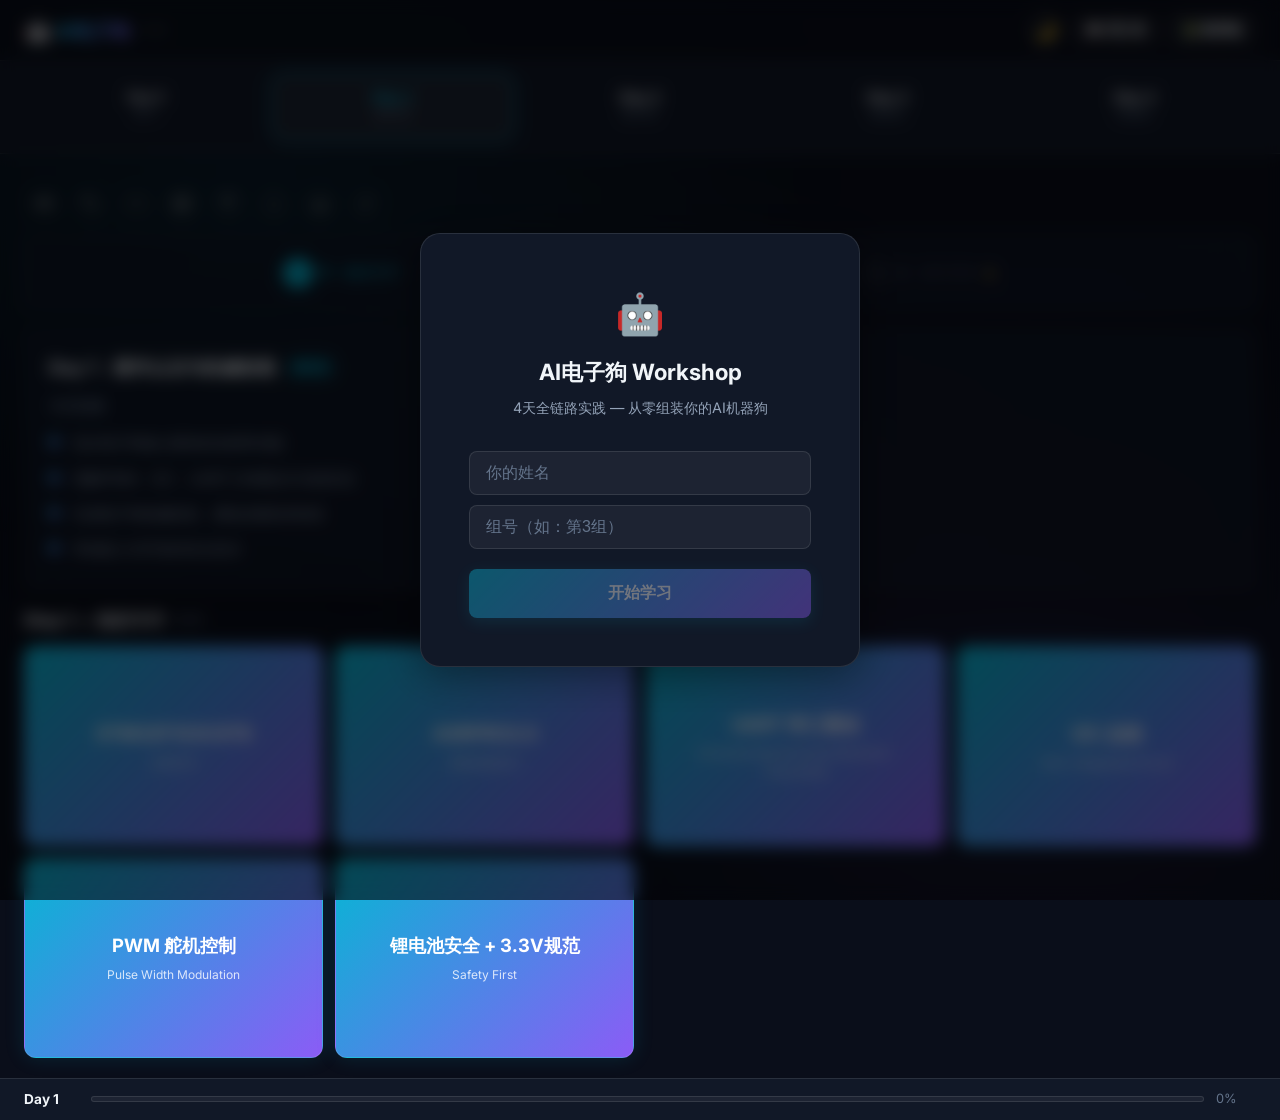
<file: index.html>
<!DOCTYPE html>
<html lang="zh-CN" data-theme="dark">
<head>
  <meta charset="UTF-8">
  <meta name="viewport" content="width=device-width, initial-scale=1.0">
  <title>AI电子狗 Workshop — 互动学习平台</title>
  <link rel="preconnect" href="https://fonts.googleapis.com">
  <link href="https://fonts.googleapis.com/css2?family=Inter:wght@400;600;700;800&display=swap" rel="stylesheet">
  <link rel="stylesheet" href="assets/css/style.css">
</head>
<body>
  <!-- Onboarding -->
  <div id="onboarding" class="overlay hidden">
    <div class="onboarding-card animate-slide">
      <div style="font-size:2.5rem;margin-bottom:8px;">🤖</div>
      <h2>AI电子狗 Workshop</h2>
      <p class="subtitle">4天全链路实践 — 从零组装你的AI机器狗</p>
      <input type="text" id="studentName" placeholder="你的姓名" maxlength="20">
      <input type="text" id="studentGroup" placeholder="组号（如：第3组）" maxlength="10">
      <button id="startBtn" class="btn btn-primary btn-lg" disabled>开始学习</button>
    </div>
  </div>

  <!-- Header -->
  <header>
    <div class="header-left">
      <span class="logo"><span class="logo-icon">🤖</span> <span class="glow-text">AI电子狗</span></span>
      <span id="studentInfo" class="student-badge"></span>
    </div>
    <div class="header-right">
      <button id="themeToggle" title="切换主题">🌙</button>
      <button id="glossaryToggle" class="btn btn-ghost btn-sm">📖 词汇表</button>
      <a href="teacher.html" class="btn btn-ghost btn-sm">👨‍🏫 教师端</a>
    </div>
  </header>

  <!-- Day Navigation -->
  <nav id="dayNav">
    <button class="day-tab" data-day="0">
      <span class="day-num">Day 0</span>
      <span class="day-label">预习</span>
      <span class="day-progress" id="prog0"></span>
    </button>
    <button class="day-tab active" data-day="1">
      <span class="day-num">Day 1</span>
      <span class="day-label">硬件层</span>
      <span class="day-progress" id="prog1"></span>
    </button>
    <button class="day-tab" data-day="2">
      <span class="day-num">Day 2</span>
      <span class="day-label">固件层</span>
      <span class="day-progress" id="prog2"></span>
    </button>
    <button class="day-tab" data-day="3">
      <span class="day-num">Day 3</span>
      <span class="day-label">感知层</span>
      <span class="day-progress" id="prog3"></span>
    </button>
    <button class="day-tab" data-day="4">
      <span class="day-num">Day 4</span>
      <span class="day-label">智能层</span>
      <span class="day-progress" id="prog4"></span>
    </button>
  </nav>

  <!-- Main Layout -->
  <div class="main-layout">
    <main id="content">

      <!-- Achievements Bar -->
      <div class="achievements-bar" id="achievementsBar"></div>

      <!-- Step Indicator -->
      <div class="step-indicator">
        <div class="step active" data-step="learn">
          <span class="step-num">1</span>
          <span class="step-text">学 · 知识卡片</span>
        </div>
        <div class="step-arrow">→</div>
        <div class="step" data-step="game">
          <span class="step-num">2</span>
          <span class="step-text">玩 · 互动游戏</span>
          <span class="lock-icon">🔒</span>
        </div>
        <div class="step-arrow">→</div>
        <div class="step" data-step="quiz">
          <span class="step-num">3</span>
          <span class="step-text">练 · 问答闯关</span>
          <span class="lock-icon">🔒</span>
        </div>
        <div class="step-arrow">→</div>
        <div class="step" data-step="checklist">
          <span class="step-num">4</span>
          <span class="step-text">做 · 操作清单</span>
          <span class="lock-icon">🔒</span>
        </div>
      </div>

      <!-- Objectives -->
      <section id="objectives" class="card animate-in">
        <h2 class="card-title">
          <span id="dayTitle"></span>
          <span id="dayLayer" class="badge badge-cyan"></span>
        </h2>
        <h3 style="font-size:0.9rem;color:var(--text-muted);margin-bottom:8px;">今日目标</h3>
        <ul id="objectiveList"></ul>
      </section>

      <!-- Step 1: Knowledge Cards -->
      <section id="learnSection">
        <h3 class="section-title">Step 1 — 知识卡片 <span id="cardProgress" class="progress-text"></span></h3>
        <div id="cardsGrid" class="cards-grid"></div>
        <div id="allCardsViewed" class="unlock-notice hidden">
          全部卡片已查看！Step 2「互动游戏」已解锁 🎮
        </div>
      </section>

      <!-- Step 2: Interactive Games -->
      <section id="gameSection" class="games-section hidden">
        <h3 class="section-title">Step 2 — 互动游戏 <span id="gameProgress" class="progress-text"></span></h3>
        <div id="gamesGrid" class="games-grid"></div>
        <div id="allGamesCompleted" class="unlock-notice hidden">
          全部游戏完成！Step 3「问答闯关」已解锁 🏆
        </div>
      </section>

      <!-- Step 3: Quiz -->
      <section id="quizSection" class="hidden">
        <h3 class="section-title">Step 3 — 问答闯关 <span id="quizProgress" class="progress-text"></span></h3>
        <div id="quizArea">
          <div id="quizCard" class="quiz-card">
            <div class="quiz-number">第 <span id="quizNum">1</span> 题 / <span id="quizTotal">9</span></div>
            <div class="quiz-tags" id="quizTags"></div>
            <p class="quiz-question" id="quizQuestion"></p>
            <textarea id="quizNote" class="quiz-note" placeholder="写下你的思考（可选）..."></textarea>
            <button id="showAnswerBtn" class="btn btn-primary">显示答案</button>
            <div id="quizAnswer" class="quiz-answer hidden">
              <h4>参考答案</h4>
              <pre id="answerText"></pre>
              <div class="self-rate">
                <span>掌握程度：</span>
                <button class="rate-btn rate-correct" data-rate="correct">✓ 会了</button>
                <button class="rate-btn rate-fuzzy" data-rate="fuzzy">⚠ 模糊</button>
                <button class="rate-btn rate-wrong" data-rate="wrong">✗ 不会</button>
              </div>
            </div>
          </div>
        </div>
        <div id="quizComplete" class="hidden">
          <div class="quiz-summary card">
            <h3>闯关完成！</h3>
            <div class="summary-stats">
              <div class="stat correct"><span class="stat-num" id="statCorrect">0</span><span class="stat-label">✓ 会了</span></div>
              <div class="stat fuzzy"><span class="stat-num" id="statFuzzy">0</span><span class="stat-label">⚠ 模糊</span></div>
              <div class="stat wrong"><span class="stat-num" id="statWrong">0</span><span class="stat-label">✗ 不会</span></div>
            </div>
            <div id="reviewList" class="review-list"></div>
            <button id="generateCodeBtn" class="btn btn-primary" style="margin-top:12px;">生成进度码（交给老师）</button>
            <div id="progressCode" class="progress-code hidden">
              <textarea id="codeText" readonly></textarea>
              <button id="copyCodeBtn" class="btn btn-ghost btn-sm" style="margin-top:6px;">复制</button>
            </div>
          </div>
        </div>
      </section>

      <!-- Step 4: Checklist -->
      <section id="checklistSection" class="hidden">
        <h3 class="section-title">Step 4 — 操作清单 <span id="checklistProgress" class="progress-text"></span></h3>
        <div id="checklistArea"></div>
      </section>

      <!-- Troubleshooting Tree (Day 3+) -->
      <section id="troubleshootSection" class="hidden">
        <h3 class="section-title">🔧 故障排查引导</h3>
        <div id="troubleshootTree" class="troubleshoot-tree"></div>
      </section>

      <!-- Summary -->
      <section id="summarySection" class="card hidden">
        <h3>今日一句话总结</h3>
        <div id="summaryCards" class="summary-cards"></div>
      </section>

    </main>

    <!-- Glossary Sidebar -->
    <aside id="glossary" class="glossary hidden">
      <div class="glossary-header">
        <h3>📖 词汇表 Glossary</h3>
        <input type="text" id="glossarySearch" placeholder="搜索术语...">
        <button id="glossaryClose" class="game-modal-close">&times;</button>
      </div>
      <div id="glossaryList" class="glossary-list"></div>
    </aside>
  </div>

  <!-- Footer -->
  <footer>
    <div class="footer-progress">
      <span id="footerDay">Day 1</span>
      <div class="progress-bar"><div class="progress-fill" id="footerProgressBar"></div></div>
      <span id="footerPercent">0%</span>
    </div>
  </footer>

  <!-- Game Modal -->
  <div id="gameModal" class="game-modal hidden">
    <div class="game-modal-content">
      <div class="game-modal-header">
        <h3 id="gameModalTitle">游戏</h3>
        <button id="gameModalClose" class="game-modal-close">&times;</button>
      </div>
      <div class="game-modal-body" id="gameModalBody"></div>
    </div>
  </div>

  <!-- Audio elements for sound effects -->
  <audio id="sfxCorrect" preload="auto" src="[data-uri]"></audio>
  <audio id="sfxWrong" preload="auto" src="[data-uri]"></audio>

  <script src="assets/js/app.js"></script>
  <script src="assets/js/games.js"></script>
</body>
</html>
</file>
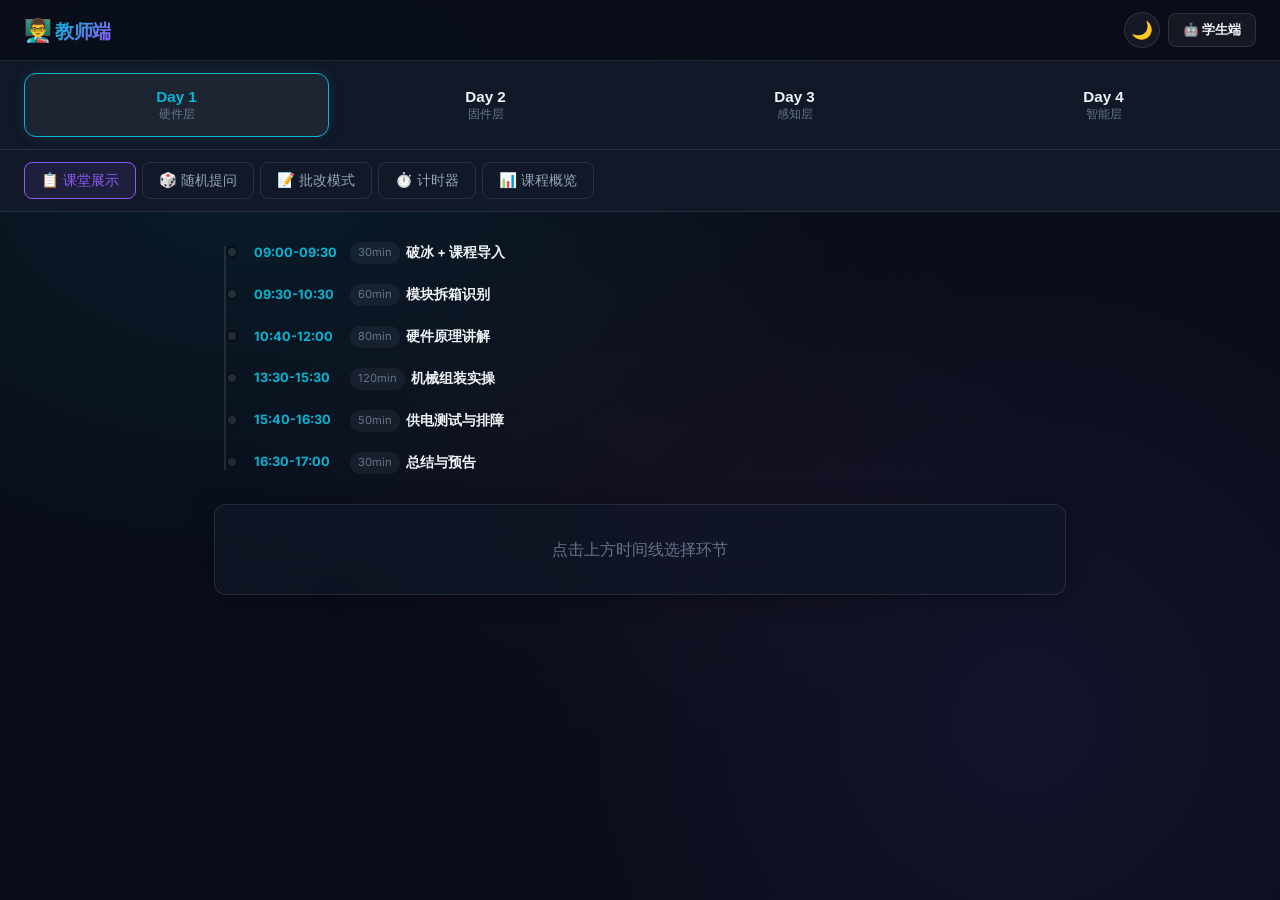
<file: teacher.html>
<!DOCTYPE html>
<html lang="zh-CN" data-theme="dark">
<head>
  <meta charset="UTF-8">
  <meta name="viewport" content="width=device-width, initial-scale=1.0">
  <title>AI电子狗 Workshop — 教师端</title>
  <link rel="preconnect" href="https://fonts.googleapis.com">
  <link href="https://fonts.googleapis.com/css2?family=Inter:wght@400;600;700;800&display=swap" rel="stylesheet">
  <link rel="stylesheet" href="assets/css/style.css">
</head>
<body>
  <!-- Header -->
  <header>
    <div class="header-left">
      <span class="logo"><span class="logo-icon">👨‍🏫</span> <span class="glow-text">教师端</span></span>
    </div>
    <div class="header-right">
      <button id="themeToggle" title="切换主题">🌙</button>
      <a href="index.html" class="btn btn-ghost btn-sm">🤖 学生端</a>
    </div>
  </header>

  <!-- Day Nav -->
  <nav id="dayNav">
    <button class="day-tab active" data-day="1">
      <span class="day-num">Day 1</span>
      <span class="day-label">硬件层</span>
    </button>
    <button class="day-tab" data-day="2">
      <span class="day-num">Day 2</span>
      <span class="day-label">固件层</span>
    </button>
    <button class="day-tab" data-day="3">
      <span class="day-num">Day 3</span>
      <span class="day-label">感知层</span>
    </button>
    <button class="day-tab" data-day="4">
      <span class="day-num">Day 4</span>
      <span class="day-label">智能层</span>
    </button>
  </nav>

  <!-- Mode Tabs -->
  <div class="mode-tabs">
    <button class="mode-tab active" data-mode="present">📋 课堂展示</button>
    <button class="mode-tab" data-mode="random">🎲 随机提问</button>
    <button class="mode-tab" data-mode="grade">📝 批改模式</button>
    <button class="mode-tab" data-mode="timer">⏱️ 计时器</button>
    <button class="mode-tab" data-mode="overview">📊 课程概览</button>
  </div>

  <div class="teacher-main">

    <!-- Mode 1: 课堂展示 -->
    <section id="presentMode">
      <div id="scheduleTimeline" class="schedule-timeline"></div>
      <div id="presentContent" class="present-card">
        <p style="color:var(--text-muted);">点击上方时间线选择环节</p>
      </div>
      <div id="teacherNoteArea"></div>
    </section>

    <!-- Mode 2: 随机提问 -->
    <section id="randomMode" class="hidden">
      <div class="present-card" id="randomCard">
        <div id="randomTags" style="margin-bottom:12px;"></div>
        <p class="quiz-question" id="randomQuestion" style="font-size:1.3rem;">点击下方按钮抽取题目</p>
        <div id="randomAnswer" class="quiz-answer hidden" style="text-align:left;margin-top:1.5rem;">
          <h4>参考答案</h4>
          <pre id="randomAnswerText" style="font-size:1rem;"></pre>
        </div>
        <div id="randomMastery" class="hidden" style="margin-top:16px;">
          <span style="font-size:0.9rem;color:var(--text-muted);">班级掌握情况：</span>
          <div class="mastery-btn">
            <button class="rate-btn rate-correct" onclick="markMastery('good')">👍 好</button>
            <button class="rate-btn rate-fuzzy" onclick="markMastery('medium')">🤔 中</button>
            <button class="rate-btn rate-wrong" onclick="markMastery('poor')">👎 差</button>
          </div>
        </div>
      </div>
      <div style="margin-top:16px;display:flex;gap:8px;">
        <button class="btn btn-primary" onclick="randomQuestion()">🎲 换一题</button>
        <button class="btn btn-ghost" id="showRandomAnswer" onclick="showRandomAnswer()">显示答案</button>
        <button class="btn btn-ghost" onclick="randomQuestion(); showRandomAnswer();">直接看题+答案</button>
      </div>
      <div id="masteryLog" style="margin-top:16px;"></div>
    </section>

    <!-- Mode 3: 批改模式 -->
    <section id="gradeMode" class="hidden">
      <div class="card" style="margin-bottom:16px;">
        <h3 style="margin-bottom:12px;">输入学生进度码</h3>
        <div class="grade-input-area">
          <input type="text" id="gradeCodeInput" placeholder="粘贴学生生成的进度码...">
          <button class="btn btn-primary" onclick="decodeStudentCode()">解码</button>
        </div>
      </div>
      <div id="gradeResult"></div>
      <div id="exportArea" class="hidden" style="margin-top:12px;display:flex;gap:8px;">
        <button class="btn btn-primary" onclick="exportFeedback()">📋 复制反馈文字</button>
        <button class="btn btn-ghost" onclick="window.print()">🖨️ 打印批改结果</button>
      </div>
    </section>

    <!-- Mode 4: 计时器 -->
    <section id="timerMode" class="hidden">
      <div class="present-card">
        <div id="timerDisplay" class="timer-display">25:00</div>
        <div id="timerLabel" style="text-align:center;color:var(--text-muted);margin-top:8px;font-size:0.9rem;"></div>
        <div style="display:flex;gap:8px;justify-content:center;margin-top:20px;">
          <button class="btn btn-primary" onclick="toggleTimer()" id="timerToggleBtn">▶ 开始</button>
          <button class="btn btn-ghost" onclick="resetTimer()">↺ 重置</button>
        </div>
        <div style="display:flex;gap:6px;justify-content:center;margin-top:16px;flex-wrap:wrap;">
          <button class="btn btn-ghost btn-sm" onclick="setTimer(5)">5min</button>
          <button class="btn btn-ghost btn-sm" onclick="setTimer(10)">10min</button>
          <button class="btn btn-ghost btn-sm" onclick="setTimer(15)">15min</button>
          <button class="btn btn-ghost btn-sm" onclick="setTimer(20)">20min</button>
          <button class="btn btn-ghost btn-sm" onclick="setTimer(25)">25min</button>
          <button class="btn btn-ghost btn-sm" onclick="setTimer(30)">30min</button>
          <button class="btn btn-ghost btn-sm" onclick="setTimer(50)">50min</button>
          <button class="btn btn-ghost btn-sm" onclick="setTimer(60)">60min</button>
        </div>
      </div>
    </section>

    <!-- Mode 5: 课程概览 -->
    <section id="overviewMode" class="hidden">
      <div class="card" style="margin-bottom:16px;">
        <h3 style="margin-bottom:12px;">Day <span id="overviewDayNum">1</span> 课程概览</h3>
        <div id="overviewObjectives"></div>
      </div>
      <div class="overview-grid">
        <div class="card">
          <h4 style="margin-bottom:10px;">📖 知识卡片 (<span id="ovCardCount">0</span>)</h4>
          <div id="overviewCards"></div>
        </div>
        <div class="card">
          <h4 style="margin-bottom:10px;">🎮 互动游戏 (<span id="ovGameCount">0</span>)</h4>
          <div id="overviewGames"></div>
        </div>
        <div class="card">
          <h4 style="margin-bottom:10px;">❓ 问答题目 (<span id="ovQuizCount">0</span>)</h4>
          <div id="overviewQuiz"></div>
        </div>
        <div class="card">
          <h4 style="margin-bottom:10px;">⚠️ 教师备注</h4>
          <div id="overviewNotes"></div>
        </div>
      </div>
    </section>

  </div>

  <script>
    // ===== Teacher App v2 =====
    let tState = { currentDay: 1, days: {}, masteryLog: {} };
    let timerSeconds = 25 * 60;
    let timerRunning = false;
    let timerInterval = null;
    let currentRandomQ = null;
    let decodedStudent = null;

    document.addEventListener('DOMContentLoaded', async () => {
      applyTheme();
      await loadDay(1);
      bindTeacherEvents();
    });

    // ===== Theme =====
    function applyTheme() {
      const theme = localStorage.getItem('tengdog_teacher_theme') || 'dark';
      document.documentElement.setAttribute('data-theme', theme);
      const btn = document.getElementById('themeToggle');
      if (btn) btn.textContent = theme === 'dark' ? '🌙' : '☀️';
    }

    document.getElementById('themeToggle').addEventListener('click', () => {
      const current = document.documentElement.getAttribute('data-theme');
      const next = current === 'dark' ? 'light' : 'dark';
      document.documentElement.setAttribute('data-theme', next);
      localStorage.setItem('tengdog_teacher_theme', next);
      document.getElementById('themeToggle').textContent = next === 'dark' ? '🌙' : '☀️';
    });

    // ===== Data Loading =====
    async function loadDay(day) {
      tState.currentDay = day;
      if (!tState.days[day]) {
        try {
          const resp = await fetch(`assets/data/day${day}.json`);
          tState.days[day] = await resp.json();
        } catch (e) { console.warn(`Day ${day} load failed`); return; }
      }
      document.querySelectorAll('.day-tab').forEach(t => t.classList.remove('active'));
      const activeTab = document.querySelector(`.day-tab[data-day="${day}"]`);
      if (activeTab) activeTab.classList.add('active');
      renderScheduleTimeline();
      renderMasteryLog();
      renderOverview();
    }

    function bindTeacherEvents() {
      document.querySelectorAll('.day-tab').forEach(t => {
        t.addEventListener('click', () => loadDay(parseInt(t.dataset.day)));
      });
      document.querySelectorAll('.mode-tab').forEach(t => {
        t.addEventListener('click', () => switchMode(t.dataset.mode));
      });
    }

    function switchMode(mode) {
      document.querySelectorAll('.mode-tab').forEach(t => t.classList.remove('active'));
      document.querySelector(`.mode-tab[data-mode="${mode}"]`).classList.add('active');
      ['presentMode', 'randomMode', 'gradeMode', 'timerMode', 'overviewMode'].forEach(id => {
        document.getElementById(id).classList.add('hidden');
      });
      document.getElementById(mode + 'Mode').classList.remove('hidden');
    }

    // ===== Present Mode — Timeline =====
    function renderScheduleTimeline() {
      const data = tState.days[tState.currentDay];
      if (!data || !data.schedule || data.schedule.length === 0) {
        document.getElementById('scheduleTimeline').innerHTML =
          '<p style="color:var(--text-muted);font-size:0.85rem;">本日无课程安排</p>';
        return;
      }

      document.getElementById('scheduleTimeline').innerHTML = `
        <div class="timeline">
          ${data.schedule.map((s, i) => `
            <div class="timeline-item" onclick="showScheduleItem(${i})">
              <div class="timeline-dot"></div>
              <div class="timeline-content">
                <span class="timeline-time">${s.time}</span>
                <span class="timeline-duration">${s.duration}</span>
                <span class="timeline-title">${s.title}</span>
              </div>
            </div>
          `).join('')}
        </div>`;
    }

    function showScheduleItem(index) {
      const data = tState.days[tState.currentDay];
      const s = data.schedule[index];

      // Highlight active timeline item
      document.querySelectorAll('.timeline-item').forEach((el, i) => {
        el.classList.toggle('active', i === index);
      });

      // Build content: show relevant cards based on schedule slot
      let content = `
        <h3 style="margin-bottom:4px;">${s.title}</h3>
        <p style="color:var(--text-muted);font-size:0.85rem;margin-bottom:16px;">${s.time} · ${s.duration}</p>`;

      // Show all cards (teacher can scroll through)
      data.cards.forEach(c => {
        content += `
          <div style="margin-bottom:20px;text-align:left;padding:16px;background:var(--bg-glass);border-radius:var(--radius-sm);border:1px solid var(--border-glass);">
            <h4 style="color:var(--accent-cyan);margin-bottom:4px;">${c.front}
              <span style="font-size:0.8rem;color:var(--text-muted);font-weight:400;">${c.frontSub || ''}</span>
            </h4>
            <p style="font-size:1.05rem;line-height:1.7;color:var(--text-primary);white-space:pre-line;">${c.back}</p>
          </div>`;
      });

      document.getElementById('presentContent').innerHTML = content;

      // Teacher notes
      const notes = data.teacherNotes || [];
      document.getElementById('teacherNoteArea').innerHTML = notes.map(n => `
        <div class="teacher-note">
          <strong>${n.topic}：</strong>${n.note}
        </div>`).join('');
    }

    // ===== Random Question =====
    function randomQuestion() {
      const data = tState.days[tState.currentDay];
      if (!data || !data.quiz) return;
      const quiz = data.quiz;
      const idx = Math.floor(Math.random() * quiz.length);
      currentRandomQ = { ...quiz[idx], _idx: idx };

      document.getElementById('randomTags').innerHTML =
        currentRandomQ.tags.map(t => `<span class="badge badge-cyan">${t}</span>`).join(' ');
      document.getElementById('randomQuestion').textContent =
        `【第${idx + 1}/${quiz.length}题】${currentRandomQ.question}`;
      document.getElementById('randomAnswer').classList.add('hidden');
      document.getElementById('randomMastery').classList.add('hidden');
    }

    function showRandomAnswer() {
      if (!currentRandomQ) return;
      document.getElementById('randomAnswerText').textContent = currentRandomQ.answer;
      document.getElementById('randomAnswer').classList.remove('hidden');
      document.getElementById('randomMastery').classList.remove('hidden');
    }

    function markMastery(level) {
      if (!currentRandomQ) return;
      const key = `${tState.currentDay}_${currentRandomQ.id}`;
      if (!tState.masteryLog[key]) tState.masteryLog[key] = [];
      tState.masteryLog[key].push({
        level, time: new Date().toLocaleTimeString(),
        question: currentRandomQ.question.substring(0, 30)
      });
      renderMasteryLog();
    }

    function renderMasteryLog() {
      const container = document.getElementById('masteryLog');
      if (!container) return;
      const entries = Object.entries(tState.masteryLog)
        .filter(([k]) => k.startsWith(tState.currentDay + '_'));

      if (entries.length === 0) {
        container.innerHTML = '<p style="color:var(--text-muted);font-size:0.85rem;">暂无提问记录</p>';
        return;
      }

      const icons = { good: '👍', medium: '🤔', poor: '👎' };
      const colors = { good: 'var(--success)', medium: 'var(--warning)', poor: 'var(--danger)' };

      container.innerHTML = `
        <div class="card" style="padding:16px;">
          <h4 style="margin-bottom:8px;">本日提问记录 (${entries.length}题)</h4>
          ${entries.map(([key, records]) => {
            const latest = records[records.length - 1];
            return `<div style="font-size:0.85rem;padding:4px 0;display:flex;gap:8px;align-items:center;">
              <span>${icons[latest.level]}</span>
              <span style="color:${colors[latest.level]};min-width:24px;font-weight:700;">${latest.level === 'good' ? '好' : latest.level === 'medium' ? '中' : '差'}</span>
              <span style="color:var(--text-secondary);flex:1;">${latest.question || key}...</span>
              <span style="color:var(--text-muted);font-size:0.75rem;">${latest.time}</span>
            </div>`;
          }).join('')}
        </div>`;
    }

    // ===== Grade Mode =====
    function decodeStudentCode() {
      const code = document.getElementById('gradeCodeInput').value.trim();
      if (!code) return;

      try {
        const json = decodeURIComponent(escape(atob(code)));
        decodedStudent = JSON.parse(json);
      } catch (e) {
        document.getElementById('gradeResult').innerHTML =
          '<div class="card" style="padding:16px;border-color:var(--danger);"><p style="color:var(--danger);">解码失败，请检查进度码是否完整。</p></div>';
        return;
      }

      renderGradeResult();
    }

    async function renderGradeResult() {
      const s = decodedStudent;
      const day = s.day;

      if (!tState.days[day]) {
        const resp = await fetch(`assets/data/day${day}.json`);
        tState.days[day] = await resp.json();
      }
      const data = tState.days[day];

      const answers = s.quizAnswers || {};
      let correct = 0, fuzzy = 0, wrong = 0;
      const needReview = [];

      let html = `
        <div class="grade-result">
          <div style="display:flex;align-items:center;gap:12px;margin-bottom:16px;">
            <div style="width:48px;height:48px;border-radius:50%;background:var(--gradient-main);display:flex;align-items:center;justify-content:center;font-size:1.3rem;font-weight:800;color:white;">
              ${s.name ? s.name[0] : '?'}
            </div>
            <div>
              <h3 style="margin:0;">${s.name} <span style="color:var(--text-muted);font-size:0.85rem;">${s.group || ''}</span></h3>
              <p style="color:var(--text-muted);font-size:0.8rem;margin:2px 0 0;">Day ${s.day} · ${new Date(s.timestamp).toLocaleString()}</p>
            </div>
          </div>

          <div style="display:grid;grid-template-columns:repeat(3,1fr);gap:8px;margin-bottom:16px;">
            <div style="background:var(--bg-glass);padding:10px;border-radius:var(--radius-sm);text-align:center;">
              <div style="font-size:0.75rem;color:var(--text-muted);">知识卡片</div>
              <div style="font-size:1.1rem;font-weight:700;color:var(--accent-cyan);">${(s.viewedCards || []).length}/${data.cards.length}</div>
            </div>
            <div style="background:var(--bg-glass);padding:10px;border-radius:var(--radius-sm);text-align:center;">
              <div style="font-size:0.75rem;color:var(--text-muted);">互动游戏</div>
              <div style="font-size:1.1rem;font-weight:700;color:var(--accent-green);">${(s.completedGames || []).length}/${(data.games || []).length}</div>
            </div>
            <div style="background:var(--bg-glass);padding:10px;border-radius:var(--radius-sm);text-align:center;">
              <div style="font-size:0.75rem;color:var(--text-muted);">操作清单</div>
              <div style="font-size:1.1rem;font-weight:700;color:var(--accent-purple);">${Object.values(s.checklist || {}).filter(v => v).length} 项</div>
            </div>
          </div>

          <hr style="margin:16px 0;border:none;border-top:1px solid var(--border-glass);">
          <h4 style="margin-bottom:10px;">问答详情</h4>`;

      data.quiz.forEach((q, i) => {
        const a = answers[q.id];
        const rating = a?.selfRating || 'unanswered';
        const ratingLabel = rating === 'correct' ? '✓ 会了' : rating === 'fuzzy' ? '⚠ 模糊' : rating === 'wrong' ? '✗ 不会' : '未作答';
        const ratingColor = rating === 'correct' ? 'var(--success)' : rating === 'fuzzy' ? 'var(--warning)' : 'var(--danger)';

        if (rating === 'correct') correct++;
        else if (rating === 'fuzzy') { fuzzy++; needReview.push(`Q${i+1} ${q.question.substring(0,30)}`); }
        else { wrong++; needReview.push(`Q${i+1} ${q.question.substring(0,30)}`); }

        html += `
          <div class="grade-item">
            <div class="grade-item-q">
              <strong>Q${i + 1}</strong> ${q.question}
              <p>自评：<span style="color:${ratingColor};font-weight:bold;">${ratingLabel}</span></p>
              ${a?.note ? `<p style="color:var(--accent-cyan);">学生笔记：${a.note}</p>` : ''}
              <div class="grade-item-note">
                <textarea placeholder="教师批注..." id="note_${q.id}"></textarea>
              </div>
            </div>
          </div>`;
      });

      html += `
          <hr style="margin:16px 0;border:none;border-top:1px solid var(--border-glass);">
          <div class="summary-stats">
            <div class="stat correct"><span class="stat-num">${correct}</span><span class="stat-label">✓ 会了</span></div>
            <div class="stat fuzzy"><span class="stat-num">${fuzzy}</span><span class="stat-label">⚠ 模糊</span></div>
            <div class="stat wrong"><span class="stat-num">${wrong}</span><span class="stat-label">✗ 不会</span></div>
          </div>
        </div>`;

      document.getElementById('gradeResult').innerHTML = html;
      document.getElementById('exportArea').classList.remove('hidden');
      decodedStudent._stats = { correct, fuzzy, wrong, needReview };
    }

    function exportFeedback() {
      const s = decodedStudent;
      const data = tState.days[s.day];
      const stats = s._stats;
      const answers = s.quizAnswers || {};

      let text = `【Day${s.day} 学习反馈】${s.name}\n`;
      text += `完成情况：${stats.correct}/${data.quiz.length} 题掌握（${Math.round(stats.correct/data.quiz.length*100)}%）\n`;
      text += `知识卡片：${(s.viewedCards||[]).length}/${data.cards.length} | 游戏：${(s.completedGames||[]).length}/${(data.games||[]).length}\n\n`;

      const correctItems = data.quiz.filter(q => answers[q.id]?.selfRating === 'correct');
      if (correctItems.length > 0) {
        text += `已掌握：${correctItems.map(q => q.tags[0]).join('、')}\n\n`;
      }

      if (stats.needReview.length > 0) {
        text += `需要复习：\n`;
        data.quiz.forEach((q, i) => {
          const a = answers[q.id];
          if (a?.selfRating === 'fuzzy') {
            const note = document.getElementById(`note_${q.id}`)?.value || '建议再看一遍知识卡片';
            text += `⚠️ Q${i+1} ${q.question.substring(0,25)}... — ${note}\n`;
          }
          if (a?.selfRating === 'wrong' || !a) {
            const note = document.getElementById(`note_${q.id}`)?.value || '重点复习';
            text += `❌ Q${i+1} ${q.question.substring(0,25)}... — ${note}\n`;
          }
        });
      }

      text += `\n加油！💪`;

      navigator.clipboard.writeText(text).then(() => {
        const btn = document.querySelector('#exportArea .btn-primary');
        btn.textContent = '✓ 已复制到剪贴板';
        setTimeout(() => { btn.textContent = '📋 复制反馈文字'; }, 2000);
      });
    }

    // ===== Timer =====
    function setTimer(minutes) {
      timerSeconds = minutes * 60;
      updateTimerDisplay();
      document.getElementById('timerLabel').textContent = `${minutes} 分钟`;
    }

    function toggleTimer() {
      const btn = document.getElementById('timerToggleBtn');
      if (timerRunning) {
        clearInterval(timerInterval);
        timerRunning = false;
        btn.textContent = '▶ 继续';
      } else {
        timerRunning = true;
        btn.textContent = '⏸ 暂停';
        timerInterval = setInterval(() => {
          timerSeconds--;
          if (timerSeconds <= 0) {
            clearInterval(timerInterval);
            timerRunning = false;
            timerSeconds = 0;
            document.getElementById('timerLabel').textContent = '⏰ 时间到！';
            btn.textContent = '▶ 开始';
            // Flash effect
            document.getElementById('timerDisplay').style.color = 'var(--danger)';
            document.getElementById('timerDisplay').style.animation = 'pulse 0.5s ease infinite';
          }
          updateTimerDisplay();
        }, 1000);
      }
    }

    function resetTimer() {
      clearInterval(timerInterval);
      timerRunning = false;
      timerSeconds = 25 * 60;
      updateTimerDisplay();
      document.getElementById('timerLabel').textContent = '';
      document.getElementById('timerToggleBtn').textContent = '▶ 开始';
      document.getElementById('timerDisplay').style.color = '';
      document.getElementById('timerDisplay').style.animation = '';
    }

    function updateTimerDisplay() {
      const m = Math.floor(timerSeconds / 60);
      const s = timerSeconds % 60;
      document.getElementById('timerDisplay').textContent =
        `${String(m).padStart(2, '0')}:${String(s).padStart(2, '0')}`;
    }

    // ===== Overview Mode =====
    function renderOverview() {
      const data = tState.days[tState.currentDay];
      if (!data) return;

      document.getElementById('overviewDayNum').textContent = data.day;

      // Objectives
      document.getElementById('overviewObjectives').innerHTML =
        `<ul style="margin:0;padding-left:20px;">${data.objectives.map(o => `<li style="margin-bottom:4px;font-size:0.9rem;color:var(--text-secondary);">${o}</li>`).join('')}</ul>`;

      // Cards
      document.getElementById('ovCardCount').textContent = data.cards?.length || 0;
      document.getElementById('overviewCards').innerHTML = (data.cards || []).map(c =>
        `<div style="padding:8px 0;border-bottom:1px solid var(--border-glass);font-size:0.85rem;">
          <strong style="color:var(--accent-cyan);">${c.front}</strong>
          <span style="color:var(--text-muted);"> — ${c.frontSub || ''}</span>
        </div>`
      ).join('');

      // Games
      document.getElementById('ovGameCount').textContent = data.games?.length || 0;
      document.getElementById('overviewGames').innerHTML = (data.games || []).length === 0
        ? '<p style="color:var(--text-muted);font-size:0.85rem;">无游戏</p>'
        : data.games.map(g =>
          `<div style="padding:8px 0;border-bottom:1px solid var(--border-glass);font-size:0.85rem;">
            <span>${g.icon}</span> <strong>${g.title}</strong>
            <span style="color:var(--text-muted);"> — ${g.desc}</span>
            <span class="badge badge-cyan" style="font-size:0.7rem;margin-left:4px;">${g.type}</span>
          </div>`
        ).join('');

      // Quiz
      document.getElementById('ovQuizCount').textContent = data.quiz?.length || 0;
      document.getElementById('overviewQuiz').innerHTML = (data.quiz || []).map((q, i) =>
        `<div style="padding:8px 0;border-bottom:1px solid var(--border-glass);font-size:0.85rem;">
          <strong>Q${i + 1}</strong> ${q.question.substring(0, 60)}${q.question.length > 60 ? '...' : ''}
          <span class="badge badge-cyan" style="font-size:0.65rem;margin-left:4px;">${q.difficulty || ''}</span>
        </div>`
      ).join('');

      // Teacher notes
      document.getElementById('overviewNotes').innerHTML = (data.teacherNotes || []).map(n =>
        `<div class="teacher-note"><strong>${n.topic}：</strong>${n.note}</div>`
      ).join('');
    }
  </script>
</body>
</html>
</file>
<file: assets/css/style.css>
/* ===== AI TengDog Workshop — 2026 Design System =====
   Theme: Cyber Maker Lab — dark base + neon gradients + glassmorphism
   ========================================================= */

/* --- CSS Variables --- */
:root {
  /* Dark palette */
  --bg-primary: #0a0e1a;
  --bg-secondary: #111827;
  --bg-card: rgba(17, 24, 39, 0.7);
  --bg-glass: rgba(255, 255, 255, 0.05);
  --bg-glass-hover: rgba(255, 255, 255, 0.1);
  --border-glass: rgba(255, 255, 255, 0.1);
  --border-glass-hover: rgba(255, 255, 255, 0.2);

  /* Neon accents */
  --accent-cyan: #06b6d4;
  --accent-purple: #8b5cf6;
  --accent-pink: #ec4899;
  --accent-green: #10b981;
  --accent-orange: #f59e0b;
  --accent-red: #ef4444;
  --gradient-main: linear-gradient(135deg, #06b6d4, #8b5cf6);
  --gradient-warm: linear-gradient(135deg, #f59e0b, #ef4444);
  --gradient-cool: linear-gradient(135deg, #10b981, #06b6d4);
  --gradient-pink: linear-gradient(135deg, #ec4899, #8b5cf6);

  /* Text */
  --text-primary: #f1f5f9;
  --text-secondary: #94a3b8;
  --text-muted: #64748b;
  --text-inverse: #0a0e1a;

  /* Success / Warning / Danger */
  --success: #10b981;
  --success-bg: rgba(16, 185, 129, 0.15);
  --warning: #f59e0b;
  --warning-bg: rgba(245, 158, 11, 0.15);
  --danger: #ef4444;
  --danger-bg: rgba(239, 68, 68, 0.15);

  /* Sizing */
  --radius-sm: 8px;
  --radius-md: 12px;
  --radius-lg: 20px;
  --radius-xl: 28px;
  --shadow-glow: 0 0 20px rgba(6, 182, 212, 0.15);
  --shadow-card: 0 4px 24px rgba(0, 0, 0, 0.3);
  --shadow-float: 0 8px 40px rgba(0, 0, 0, 0.4);
  --blur: blur(20px);

  /* Transitions */
  --ease: cubic-bezier(0.4, 0, 0.2, 1);
  --duration: 0.3s;
}

/* --- Light mode --- */
[data-theme="light"] {
  --bg-primary: #f8fafc;
  --bg-secondary: #ffffff;
  --bg-card: rgba(255, 255, 255, 0.8);
  --bg-glass: rgba(0, 0, 0, 0.03);
  --bg-glass-hover: rgba(0, 0, 0, 0.06);
  --border-glass: rgba(0, 0, 0, 0.08);
  --border-glass-hover: rgba(0, 0, 0, 0.15);
  --text-primary: #0f172a;
  --text-secondary: #475569;
  --text-muted: #94a3b8;
  --shadow-glow: 0 0 20px rgba(6, 182, 212, 0.1);
  --shadow-card: 0 4px 24px rgba(0, 0, 0, 0.08);
  --shadow-float: 0 8px 40px rgba(0, 0, 0, 0.12);
}

/* --- Reset --- */
*, *::before, *::after { box-sizing: border-box; margin: 0; padding: 0; }
html { scroll-behavior: smooth; }

body {
  font-family: 'Inter', -apple-system, BlinkMacSystemFont, "Segoe UI", "PingFang SC", "Microsoft YaHei", sans-serif;
  background: var(--bg-primary);
  color: var(--text-primary);
  line-height: 1.6;
  min-height: 100vh;
  overflow-x: hidden;
}

/* Animated background mesh */
body::before {
  content: '';
  position: fixed; inset: 0; z-index: -1;
  background:
    radial-gradient(ellipse 600px 400px at 20% 20%, rgba(6,182,212,0.08), transparent),
    radial-gradient(ellipse 500px 500px at 80% 80%, rgba(139,92,246,0.08), transparent),
    radial-gradient(ellipse 400px 300px at 50% 50%, rgba(236,72,153,0.04), transparent);
  animation: bgShift 20s ease infinite alternate;
}
@keyframes bgShift {
  0% { opacity: 1; }
  50% { opacity: 0.7; }
  100% { opacity: 1; }
}

.hidden { display: none !important; }

a { color: var(--accent-cyan); text-decoration: none; }
a:hover { text-decoration: underline; }

/* --- Utility --- */
.glow-text {
  background: var(--gradient-main);
  -webkit-background-clip: text;
  -webkit-text-fill-color: transparent;
  background-clip: text;
}

.badge {
  display: inline-flex; align-items: center; gap: 4px;
  font-size: 0.7rem; font-weight: 600;
  padding: 3px 10px; border-radius: 20px;
}
.badge-cyan { background: rgba(6,182,212,0.15); color: var(--accent-cyan); }
.badge-purple { background: rgba(139,92,246,0.15); color: var(--accent-purple); }
.badge-green { background: rgba(16,185,129,0.15); color: var(--accent-green); }
.badge-orange { background: rgba(245,158,11,0.15); color: var(--accent-orange); }
.badge-pink { background: rgba(236,72,153,0.15); color: var(--accent-pink); }

/* ============================
   BUTTONS
   ============================ */
.btn {
  display: inline-flex; align-items: center; justify-content: center; gap: 6px;
  padding: 10px 20px; border-radius: var(--radius-sm); font-size: 0.9rem;
  font-weight: 600; border: none; cursor: pointer;
  transition: all var(--duration) var(--ease);
  position: relative; overflow: hidden;
}
.btn::after {
  content: ''; position: absolute; inset: 0;
  background: rgba(255,255,255,0.1); opacity: 0;
  transition: opacity var(--duration);
}
.btn:hover::after { opacity: 1; }
.btn:active { transform: scale(0.97); }
.btn:disabled { opacity: 0.4; cursor: not-allowed; }

.btn-primary {
  background: var(--gradient-main); color: white;
  box-shadow: 0 4px 15px rgba(6,182,212,0.3);
}
.btn-primary:hover { box-shadow: 0 6px 25px rgba(6,182,212,0.4); transform: translateY(-1px); }

.btn-ghost {
  background: var(--bg-glass); color: var(--text-primary);
  border: 1px solid var(--border-glass);
  backdrop-filter: var(--blur);
}
.btn-ghost:hover { border-color: var(--border-glass-hover); background: var(--bg-glass-hover); }

.btn-success { background: var(--success); color: white; }
.btn-warning { background: var(--warning); color: var(--text-inverse); }
.btn-danger { background: var(--danger); color: white; }

.btn-sm { padding: 6px 14px; font-size: 0.8rem; }
.btn-lg { padding: 14px 28px; font-size: 1rem; }
.btn-icon { padding: 8px; width: 36px; height: 36px; }

/* ============================
   HEADER
   ============================ */
header {
  position: sticky; top: 0; z-index: 50;
  background: rgba(10, 14, 26, 0.8);
  backdrop-filter: var(--blur);
  border-bottom: 1px solid var(--border-glass);
  padding: 12px 24px;
  display: flex; align-items: center; justify-content: space-between;
}
[data-theme="light"] header { background: rgba(248,250,252,0.85); }

.header-left { display: flex; align-items: center; gap: 12px; }
.logo {
  font-size: 1.2rem; font-weight: 800; letter-spacing: -0.5px;
}
.logo-icon { font-size: 1.4rem; }
.student-badge {
  font-size: 0.75rem; padding: 4px 12px; border-radius: 20px;
  background: var(--bg-glass); border: 1px solid var(--border-glass);
  color: var(--text-secondary);
}

.header-right { display: flex; align-items: center; gap: 8px; }
#themeToggle {
  width: 36px; height: 36px; border-radius: 50%;
  background: var(--bg-glass); border: 1px solid var(--border-glass);
  color: var(--text-secondary); font-size: 1.1rem;
  cursor: pointer; display: flex; align-items: center; justify-content: center;
  transition: all var(--duration);
}
#themeToggle:hover { background: var(--bg-glass-hover); color: var(--text-primary); }

/* ============================
   ONBOARDING OVERLAY
   ============================ */
.overlay {
  position: fixed; inset: 0; z-index: 1000;
  background: rgba(0,0,0,0.6); backdrop-filter: blur(8px);
  display: flex; align-items: center; justify-content: center;
}
.onboarding-card {
  background: var(--bg-secondary); border: 1px solid var(--border-glass);
  border-radius: var(--radius-lg); padding: 3rem;
  max-width: 440px; width: 92%; text-align: center;
  box-shadow: var(--shadow-float);
}
.onboarding-card h2 { font-size: 1.4rem; margin-bottom: 6px; }
.onboarding-card .subtitle { color: var(--text-secondary); margin-bottom: 2rem; font-size: 0.9rem; }
.onboarding-card input {
  display: block; width: 100%; padding: 12px 16px;
  background: var(--bg-glass); border: 1px solid var(--border-glass);
  border-radius: var(--radius-sm); color: var(--text-primary);
  font-size: 1rem; margin-bottom: 10px; outline: none;
  transition: border-color var(--duration);
}
.onboarding-card input::placeholder { color: var(--text-muted); }
.onboarding-card input:focus { border-color: var(--accent-cyan); }
.onboarding-card .btn { width: 100%; margin-top: 10px; }

/* ============================
   DAY NAVIGATION
   ============================ */
#dayNav {
  display: flex; gap: 4px; padding: 12px 24px;
  background: var(--bg-secondary); border-bottom: 1px solid var(--border-glass);
  overflow-x: auto;
}
.day-tab {
  flex: 1; min-width: 120px; padding: 14px 16px;
  background: transparent; border: 1px solid transparent;
  border-radius: var(--radius-md); cursor: pointer;
  text-align: center; transition: all var(--duration) var(--ease);
  position: relative; color: var(--text-secondary);
}
.day-tab:hover { background: var(--bg-glass); border-color: var(--border-glass); }
.day-tab.active {
  background: var(--bg-glass); border-color: var(--accent-cyan);
  box-shadow: 0 0 15px rgba(6,182,212,0.1);
}
.day-tab.active .day-num { color: var(--accent-cyan); }
.day-num { display: block; font-weight: 800; font-size: 0.95rem; color: var(--text-primary); }
.day-label { display: block; font-size: 0.72rem; color: var(--text-muted); margin-top: 2px; }
.day-progress {
  display: block; font-size: 0.65rem; margin-top: 4px;
  color: var(--accent-green); font-weight: 600;
}

/* Day 0 tab special */
.day-tab[data-day="0"] .day-num { font-size: 0.85rem; }

/* ============================
   MAIN LAYOUT
   ============================ */
.main-layout {
  display: flex; gap: 20px;
  max-width: 1300px; width: 100%; margin: 0 auto;
  padding: 20px 24px;
}
main { flex: 1; min-width: 0; }

/* ============================
   GLASS CARD
   ============================ */
.card {
  background: var(--bg-card);
  backdrop-filter: var(--blur);
  border: 1px solid var(--border-glass);
  border-radius: var(--radius-md);
  padding: 24px; margin-bottom: 16px;
  box-shadow: var(--shadow-card);
  transition: border-color var(--duration);
}
.card:hover { border-color: var(--border-glass-hover); }
.card-title {
  font-size: 1.15rem; font-weight: 700;
  margin-bottom: 12px;
  display: flex; align-items: center; gap: 8px;
}

/* ============================
   STEP INDICATOR
   ============================ */
.step-indicator {
  display: flex; align-items: center; justify-content: center;
  gap: 8px; padding: 16px 20px;
  background: var(--bg-card); backdrop-filter: var(--blur);
  border: 1px solid var(--border-glass);
  border-radius: var(--radius-md); margin-bottom: 16px;
}
.step {
  display: flex; align-items: center; gap: 6px;
  padding: 8px 16px; border-radius: var(--radius-sm);
  font-size: 0.85rem; cursor: pointer;
  transition: all var(--duration); position: relative;
}
.step-num {
  width: 28px; height: 28px; border-radius: 50%;
  display: flex; align-items: center; justify-content: center;
  font-size: 0.75rem; font-weight: 700;
  background: var(--bg-glass); color: var(--text-muted);
  border: 2px solid var(--border-glass);
  transition: all var(--duration);
}
.step.active { color: var(--accent-cyan); }
.step.active .step-num {
  background: var(--accent-cyan); color: var(--text-inverse);
  border-color: var(--accent-cyan);
  box-shadow: 0 0 12px rgba(6,182,212,0.4);
}
.step.completed { color: var(--accent-green); }
.step.completed .step-num {
  background: var(--accent-green); color: white;
  border-color: var(--accent-green);
}
.step.locked { color: var(--text-muted); cursor: not-allowed; opacity: 0.5; }
.step-arrow { color: var(--text-muted); font-size: 1rem; }
.lock-icon { font-size: 0.7rem; }
.step.active .lock-icon, .step.completed .lock-icon { display: none; }

/* ============================
   OBJECTIVES
   ============================ */
#objectiveList { list-style: none; padding: 0; }
#objectiveList li {
  padding: 6px 0 6px 24px; position: relative;
  font-size: 0.9rem; color: var(--text-secondary);
}
#objectiveList li::before {
  content: ''; position: absolute; left: 0; top: 12px;
  width: 10px; height: 10px; border-radius: 50%;
  background: var(--gradient-main);
  box-shadow: 0 0 8px rgba(6,182,212,0.3);
}

.section-title {
  font-size: 1.05rem; font-weight: 700;
  margin-bottom: 12px; display: flex; align-items: center; gap: 8px;
}
.progress-text { font-size: 0.8rem; color: var(--text-muted); font-weight: 400; }

/* ============================
   KNOWLEDGE FLIP CARDS
   ============================ */
.cards-grid {
  display: grid;
  grid-template-columns: repeat(auto-fill, minmax(280px, 1fr));
  gap: 12px;
}
.flip-card { perspective: 1000px; height: 200px; cursor: pointer; }
.flip-card-inner {
  position: relative; width: 100%; height: 100%;
  transition: transform 0.6s var(--ease);
  transform-style: preserve-3d;
}
.flip-card.flipped .flip-card-inner { transform: rotateY(180deg); }

.flip-card-front, .flip-card-back {
  position: absolute; inset: 0; backface-visibility: hidden;
  border-radius: var(--radius-md); padding: 20px;
  display: flex; flex-direction: column; justify-content: center;
  border: 1px solid var(--border-glass);
}
.flip-card-front {
  background: var(--gradient-main);
  text-align: center; color: white;
  box-shadow: var(--shadow-glow);
}
.flip-card-front h4 { font-size: 1.15rem; font-weight: 700; margin-bottom: 4px; }
.flip-card-front .sub { font-size: 0.75rem; opacity: 0.8; }

.flip-card-back {
  background: var(--bg-card); backdrop-filter: var(--blur);
  transform: rotateY(180deg);
  font-size: 0.82rem; line-height: 1.6; overflow-y: auto;
  color: var(--text-secondary);
}

.flip-card.viewed .flip-card-front {
  background: var(--gradient-cool);
}
.card-viewed-badge {
  position: absolute; top: 10px; right: 10px;
  font-size: 0.65rem; padding: 2px 8px; border-radius: 12px;
  background: rgba(255,255,255,0.2); color: white;
}

.unlock-notice {
  text-align: center; padding: 16px; margin-top: 12px;
  background: var(--success-bg); color: var(--accent-green);
  border: 1px solid rgba(16,185,129,0.2);
  border-radius: var(--radius-md); font-weight: 600; font-size: 0.9rem;
}

/* ============================
   QUIZ
   ============================ */
.quiz-card {
  background: var(--bg-card); backdrop-filter: var(--blur);
  border: 1px solid var(--border-glass);
  border-radius: var(--radius-md); padding: 24px;
  box-shadow: var(--shadow-card);
}
.quiz-number { font-size: 0.8rem; color: var(--text-muted); margin-bottom: 4px; }
.quiz-tags { margin-bottom: 10px; display: flex; gap: 4px; flex-wrap: wrap; }
.quiz-tags span {
  font-size: 0.65rem; padding: 2px 8px; border-radius: 10px;
  background: var(--bg-glass); border: 1px solid var(--border-glass);
  color: var(--text-muted);
}
.quiz-question {
  font-size: 1.1rem; font-weight: 600; margin-bottom: 16px;
  line-height: 1.6; color: var(--text-primary);
}
.quiz-note {
  width: 100%; min-height: 70px; padding: 12px;
  background: var(--bg-glass); border: 1px solid var(--border-glass);
  border-radius: var(--radius-sm); color: var(--text-primary);
  font-size: 0.85rem; resize: vertical; margin-bottom: 16px;
  font-family: inherit; outline: none;
  transition: border-color var(--duration);
}
.quiz-note::placeholder { color: var(--text-muted); }
.quiz-note:focus { border-color: var(--accent-cyan); }

.quiz-answer {
  margin-top: 16px; padding: 16px;
  background: var(--bg-glass); border-radius: var(--radius-sm);
  border-left: 3px solid var(--accent-cyan);
}
.quiz-answer h4 { font-size: 0.8rem; color: var(--text-muted); margin-bottom: 8px; }
.quiz-answer pre {
  white-space: pre-wrap; font-family: inherit;
  font-size: 0.9rem; line-height: 1.6; color: var(--text-secondary);
}

.self-rate {
  margin-top: 16px; display: flex; align-items: center;
  gap: 8px; flex-wrap: wrap;
}
.self-rate > span { font-size: 0.85rem; color: var(--text-muted); }
.rate-btn {
  border: 2px solid; padding: 6px 14px; border-radius: var(--radius-sm);
  font-size: 0.85rem; cursor: pointer; font-weight: 600;
  background: transparent; transition: all var(--duration);
}
.rate-correct { border-color: var(--success); color: var(--success); }
.rate-correct:hover, .rate-correct.selected { background: var(--success); color: white; box-shadow: 0 0 12px rgba(16,185,129,0.3); }
.rate-fuzzy { border-color: var(--warning); color: var(--warning); }
.rate-fuzzy:hover, .rate-fuzzy.selected { background: var(--warning); color: var(--text-inverse); box-shadow: 0 0 12px rgba(245,158,11,0.3); }
.rate-wrong { border-color: var(--danger); color: var(--danger); }
.rate-wrong:hover, .rate-wrong.selected { background: var(--danger); color: white; box-shadow: 0 0 12px rgba(239,68,68,0.3); }

/* Quiz Summary */
.summary-stats { display: flex; gap: 24px; margin: 16px 0; justify-content: center; }
.stat { text-align: center; }
.stat-num { display: block; font-size: 2.2rem; font-weight: 800; }
.stat.correct .stat-num { color: var(--success); }
.stat.fuzzy .stat-num { color: var(--warning); }
.stat.wrong .stat-num { color: var(--danger); }
.stat-label { font-size: 0.8rem; color: var(--text-muted); }

.review-list { margin: 12px 0; }
.review-item {
  display: flex; align-items: center; gap: 10px;
  padding: 8px 0; border-bottom: 1px solid var(--border-glass);
  font-size: 0.85rem; color: var(--text-secondary);
}
.review-badge {
  width: 26px; height: 26px; border-radius: 50%;
  display: flex; align-items: center; justify-content: center;
  font-size: 0.7rem; color: white; flex-shrink: 0;
}
.review-badge.correct { background: var(--success); }
.review-badge.fuzzy { background: var(--warning); }
.review-badge.wrong { background: var(--danger); }

.progress-code { margin-top: 16px; }
.progress-code textarea {
  width: 100%; height: 80px; font-family: 'JetBrains Mono', monospace;
  font-size: 0.72rem; padding: 10px;
  background: var(--bg-glass); border: 1px solid var(--border-glass);
  border-radius: var(--radius-sm); color: var(--accent-cyan); resize: none;
}

/* ============================
   CHECKLIST
   ============================ */
.checklist-phase {
  background: var(--bg-card); backdrop-filter: var(--blur);
  border: 1px solid var(--border-glass);
  border-radius: var(--radius-md); padding: 16px 20px;
  margin-bottom: 10px;
}
.checklist-phase h4 {
  font-size: 0.9rem; font-weight: 600; color: var(--text-muted); margin-bottom: 8px;
}
.checklist-item {
  display: flex; align-items: center; gap: 10px;
  padding: 6px 0; font-size: 0.9rem; color: var(--text-secondary);
}
.checklist-item input[type="checkbox"] {
  width: 20px; height: 20px; accent-color: var(--accent-green); cursor: pointer;
  border-radius: 4px;
}
.checklist-item.checked label {
  text-decoration: line-through; color: var(--text-muted);
}

/* ============================
   SUMMARY CARDS
   ============================ */
.summary-cards { display: flex; flex-direction: column; gap: 6px; }
.summary-item {
  display: flex; align-items: center; gap: 12px;
  padding: 10px 14px; border-radius: var(--radius-sm);
  background: var(--bg-glass); border: 1px solid var(--border-glass);
}
.summary-keyword {
  font-weight: 700; font-size: 0.85rem; min-width: 90px;
  background: var(--gradient-main);
  -webkit-background-clip: text; -webkit-text-fill-color: transparent;
  background-clip: text;
}
.summary-oneliner { font-size: 0.85rem; color: var(--text-secondary); }

/* ============================
   GLOSSARY SIDEBAR
   ============================ */
.glossary {
  width: 320px; flex-shrink: 0;
  background: var(--bg-card); backdrop-filter: var(--blur);
  border: 1px solid var(--border-glass);
  border-radius: var(--radius-md); padding: 16px;
  position: sticky; top: 80px;
  max-height: calc(100vh - 100px); overflow-y: auto;
}
.glossary-header { position: relative; margin-bottom: 12px; }
.glossary-header h3 { font-size: 1rem; margin-bottom: 8px; }
.glossary-header input {
  width: 100%; padding: 8px 12px;
  background: var(--bg-glass); border: 1px solid var(--border-glass);
  border-radius: var(--radius-sm); color: var(--text-primary);
  font-size: 0.85rem; outline: none;
}
.glossary-header input::placeholder { color: var(--text-muted); }
.glossary-header input:focus { border-color: var(--accent-cyan); }
#glossaryClose {
  position: absolute; top: 0; right: 0;
  background: none; border: none; color: var(--text-muted);
  font-size: 1.3rem; cursor: pointer; padding: 4px 8px;
}
#glossaryClose:hover { color: var(--text-primary); }

.glossary-entry {
  padding: 10px 0; border-bottom: 1px solid var(--border-glass);
}
.glossary-term { font-weight: 700; font-size: 0.9rem; color: var(--accent-cyan); }
.glossary-full { font-size: 0.65rem; color: var(--text-muted); margin-left: 4px; }
.glossary-def { font-size: 0.8rem; color: var(--text-secondary); margin-top: 3px; line-height: 1.4; }
.glossary-days { font-size: 0.65rem; color: var(--text-muted); margin-top: 3px; }

/* ============================
   INTERACTIVE GAMES MODULE
   ============================ */
.games-section { margin-bottom: 16px; }

.games-grid {
  display: grid; grid-template-columns: repeat(auto-fill, minmax(240px, 1fr));
  gap: 12px;
}
.game-card {
  background: var(--bg-card); backdrop-filter: var(--blur);
  border: 1px solid var(--border-glass);
  border-radius: var(--radius-md); padding: 20px;
  cursor: pointer; transition: all var(--duration) var(--ease);
  text-align: center; position: relative; overflow: hidden;
}
.game-card:hover {
  border-color: var(--accent-cyan);
  transform: translateY(-4px);
  box-shadow: var(--shadow-glow);
}
.game-card .game-icon {
  font-size: 2.5rem; margin-bottom: 10px;
  display: block;
}
.game-card h4 { font-size: 0.95rem; font-weight: 700; margin-bottom: 4px; }
.game-card p { font-size: 0.75rem; color: var(--text-muted); }
.game-card .game-badge {
  position: absolute; top: 10px; right: 10px;
}
.game-card.completed-game { border-color: var(--accent-green); }
.game-card.completed-game::after {
  content: ''; position: absolute; top: 0; right: 0;
  width: 0; height: 0;
  border-left: 30px solid transparent;
  border-top: 30px solid var(--accent-green);
}

/* Game Modal */
.game-modal {
  position: fixed; inset: 0; z-index: 200;
  background: rgba(0,0,0,0.7); backdrop-filter: blur(8px);
  display: flex; align-items: center; justify-content: center;
  padding: 20px;
}
.game-modal-content {
  background: var(--bg-secondary);
  border: 1px solid var(--border-glass);
  border-radius: var(--radius-lg);
  width: 100%; max-width: 800px; max-height: 90vh;
  overflow-y: auto; position: relative;
}
.game-modal-header {
  display: flex; align-items: center; justify-content: space-between;
  padding: 20px 24px; border-bottom: 1px solid var(--border-glass);
}
.game-modal-header h3 { font-size: 1.1rem; font-weight: 700; }
.game-modal-close {
  width: 36px; height: 36px; border-radius: 50%;
  background: var(--bg-glass); border: 1px solid var(--border-glass);
  color: var(--text-secondary); font-size: 1.2rem;
  cursor: pointer; display: flex; align-items: center; justify-content: center;
}
.game-modal-close:hover { background: var(--bg-glass-hover); color: var(--text-primary); }
.game-modal-body { padding: 24px; }

/* Game canvas / play area */
.game-area {
  width: 100%; min-height: 350px;
  background: var(--bg-glass); border: 1px solid var(--border-glass);
  border-radius: var(--radius-md); position: relative;
  overflow: hidden;
}
.game-area canvas { display: block; width: 100%; height: 100%; }

.game-controls {
  display: flex; gap: 8px; margin-top: 16px;
  justify-content: center; flex-wrap: wrap;
}
.game-feedback {
  text-align: center; padding: 12px; margin-top: 12px;
  border-radius: var(--radius-sm); font-weight: 600; font-size: 0.9rem;
}
.game-feedback.success { background: var(--success-bg); color: var(--success); }
.game-feedback.error { background: var(--danger-bg); color: var(--danger); }

/* Servo angle game specific */
.servo-slider-container {
  display: flex; align-items: center; gap: 16px;
  padding: 16px; justify-content: center;
}
.servo-slider {
  width: 300px; -webkit-appearance: none; height: 8px;
  background: var(--bg-glass); border-radius: 4px; outline: none;
  border: 1px solid var(--border-glass);
}
.servo-slider::-webkit-slider-thumb {
  -webkit-appearance: none; width: 24px; height: 24px;
  border-radius: 50%; background: var(--gradient-main);
  cursor: pointer; box-shadow: 0 0 10px rgba(6,182,212,0.4);
}
.servo-angle-display {
  font-size: 2rem; font-weight: 800; min-width: 80px;
  text-align: center; color: var(--accent-cyan);
  font-variant-numeric: tabular-nums;
}

/* Drag & drop game elements */
.drag-item {
  display: inline-flex; align-items: center; gap: 6px;
  padding: 8px 16px; border-radius: var(--radius-sm);
  background: var(--bg-glass); border: 2px dashed var(--border-glass);
  color: var(--text-primary); font-size: 0.85rem; font-weight: 600;
  cursor: grab; user-select: none;
  transition: all var(--duration);
}
.drag-item:active { cursor: grabbing; }
.drag-item.dragging { opacity: 0.5; border-color: var(--accent-cyan); }
.drag-item.placed { border-style: solid; border-color: var(--accent-green); background: var(--success-bg); }

.drop-zone {
  min-height: 50px; padding: 12px;
  border: 2px dashed var(--border-glass);
  border-radius: var(--radius-sm);
  display: flex; align-items: center; justify-content: center;
  transition: all var(--duration);
  color: var(--text-muted); font-size: 0.85rem;
}
.drop-zone.highlight { border-color: var(--accent-cyan); background: rgba(6,182,212,0.05); }
.drop-zone.correct { border-color: var(--accent-green); border-style: solid; background: var(--success-bg); }
.drop-zone.wrong { border-color: var(--danger); border-style: solid; background: var(--danger-bg); }

/* Simulated phone (Bluetooth game) */
.phone-frame {
  width: 260px; margin: 0 auto;
  background: var(--bg-secondary); border: 3px solid var(--border-glass);
  border-radius: var(--radius-xl); padding: 16px;
  box-shadow: var(--shadow-float);
}
.phone-screen {
  background: var(--bg-glass); border-radius: var(--radius-md);
  padding: 12px; min-height: 300px;
}
.phone-btn-grid {
  display: grid; grid-template-columns: repeat(3, 1fr);
  gap: 8px; margin-top: 10px;
}
.phone-cmd-btn {
  padding: 10px; border-radius: var(--radius-sm);
  background: var(--bg-glass); border: 1px solid var(--border-glass);
  color: var(--text-primary); font-size: 0.8rem; font-weight: 600;
  cursor: pointer; transition: all var(--duration);
}
.phone-cmd-btn:active {
  background: var(--accent-cyan); color: var(--text-inverse);
  box-shadow: 0 0 15px rgba(6,182,212,0.4);
}

/* Robot dog ASCII art / SVG display */
.robot-dog-display {
  width: 200px; height: 160px; margin: 0 auto;
  position: relative;
}

/* ============================
   NEW GAME TYPE STYLES
   ============================ */

/* Shared game styles */
.game-instruction {
  font-size: 0.95rem; color: var(--text-secondary);
  margin-bottom: 16px; line-height: 1.5;
}
.game-complete {
  text-align: center; padding: 32px 16px;
}
.game-complete h3 { font-size: 1.3rem; margin-bottom: 8px; }
.game-complete p { color: var(--text-secondary); font-size: 0.9rem; }

/* Match Game */
.match-game { padding: 8px 0; }
.match-columns {
  display: grid; grid-template-columns: 1fr 1fr;
  gap: 12px; margin-bottom: 16px;
}
.match-item {
  padding: 12px 16px; border-radius: var(--radius-sm);
  background: var(--bg-glass); border: 2px solid var(--border-glass);
  color: var(--text-primary); font-size: 0.85rem; font-weight: 600;
  cursor: pointer; transition: all var(--duration);
  text-align: center;
}
.match-item:hover { border-color: var(--accent-cyan); background: var(--bg-glass-hover); }
.match-item.selected { border-color: var(--accent-cyan); box-shadow: 0 0 12px rgba(6,182,212,0.3); }
.match-item.matched {
  border-color: var(--accent-green); background: var(--success-bg);
  opacity: 0.7; cursor: default; pointer-events: none;
}
.match-item.wrong {
  border-color: var(--danger); background: var(--danger-bg);
  animation: shake 0.4s;
}
.match-feedback {
  text-align: center; padding: 8px; border-radius: var(--radius-sm);
  font-weight: 600; font-size: 0.9rem; min-height: 36px;
}
.match-feedback.correct { color: var(--success); }
.match-feedback.wrong { color: var(--danger); }
.match-feedback.complete { color: var(--accent-orange); font-size: 1.1rem; }

/* Sorting Game */
.sorting-game { padding: 8px 0; }
.sorting-list { display: flex; flex-direction: column; gap: 6px; margin-bottom: 16px; }
.sort-item {
  display: flex; align-items: center; gap: 12px;
  padding: 12px 16px; border-radius: var(--radius-sm);
  background: var(--bg-glass); border: 2px solid var(--border-glass);
  cursor: pointer; transition: all var(--duration); user-select: none;
}
.sort-item:hover { border-color: var(--accent-cyan); }
.sort-item.selected { border-color: var(--accent-purple); box-shadow: 0 0 12px rgba(139,92,246,0.3); }
.sort-item.dragging { opacity: 0.5; }
.sort-item.drag-over { border-color: var(--accent-cyan); border-style: dashed; }
.sort-item.correct { border-color: var(--accent-green); background: var(--success-bg); }
.sort-item.wrong { border-color: var(--danger); background: var(--danger-bg); }
.sort-num {
  width: 28px; height: 28px; border-radius: 50%;
  background: var(--gradient-main); color: white;
  display: flex; align-items: center; justify-content: center;
  font-size: 0.8rem; font-weight: 700; flex-shrink: 0;
}
.sort-text { flex: 1; font-size: 0.85rem; color: var(--text-primary); }
.sort-handle { color: var(--text-muted); font-size: 0.8rem; }
.sorting-feedback {
  text-align: center; padding: 8px; font-weight: 600; font-size: 0.9rem;
  border-radius: var(--radius-sm); margin-top: 8px;
}
.sorting-feedback.correct { color: var(--success); }
.sorting-feedback.wrong { color: var(--danger); }

/* Protocol Builder Game */
.protocol-game { padding: 8px 0; }
.protocol-display {
  background: var(--bg-secondary); border: 1px solid var(--border-glass);
  border-radius: var(--radius-md); padding: 20px; margin-bottom: 16px;
  text-align: center;
}
.protocol-slots { display: flex; gap: 4px; justify-content: center; flex-wrap: wrap; }
.protocol-slot {
  padding: 10px 18px; border-radius: var(--radius-sm);
  border: 2px dashed var(--border-glass); background: var(--bg-glass);
  color: var(--text-muted); font-family: 'Courier New', monospace;
  font-size: 1rem; font-weight: 700; cursor: pointer;
  min-width: 60px; text-align: center; transition: all var(--duration);
}
.protocol-slot.selected { border-color: var(--accent-cyan); box-shadow: 0 0 12px rgba(6,182,212,0.3); }
.protocol-slot.filled { border-style: solid; color: var(--text-primary); border-color: var(--accent-purple); }
.protocol-slot.correct { border-color: var(--accent-green); background: var(--success-bg); }
.protocol-slot.wrong { border-color: var(--danger); background: var(--danger-bg); animation: shake 0.4s; }
.protocol-options {
  display: flex; gap: 8px; flex-wrap: wrap; justify-content: center; margin-bottom: 12px;
}
.protocol-option {
  padding: 8px 16px; border-radius: var(--radius-sm);
  background: var(--bg-glass); border: 1px solid var(--border-glass);
  color: var(--text-primary); font-size: 0.85rem; cursor: pointer;
  transition: all var(--duration);
}
.protocol-option:hover { border-color: var(--accent-cyan); }
.protocol-option.used { opacity: 0.3; pointer-events: none; }
.protocol-round-info { text-align: center; color: var(--text-muted); font-size: 0.8rem; margin-top: 8px; }
.protocol-feedback {
  text-align: center; padding: 8px; font-weight: 600; margin-top: 8px;
  border-radius: var(--radius-sm);
}
.protocol-feedback.correct { color: var(--success); }
.protocol-feedback.wrong { color: var(--danger); }

/* Wiring Check Game */
.wiring-game { padding: 8px 0; }
.wiring-diagram {
  background: #1a1a2e; border: 1px solid var(--border-glass);
  border-radius: var(--radius-md); padding: 20px; margin-bottom: 16px;
}
.wiring-code {
  font-family: 'Courier New', monospace; font-size: 0.85rem;
  color: var(--accent-cyan); line-height: 1.8; white-space: pre;
}
.wiring-options { display: flex; flex-direction: column; gap: 8px; margin-bottom: 12px; }
.wiring-option { text-align: left; justify-content: flex-start; }
.wiring-option.correct { border-color: var(--accent-green) !important; background: var(--success-bg) !important; color: var(--success) !important; }
.wiring-option.wrong { border-color: var(--danger) !important; background: var(--danger-bg) !important; color: var(--danger) !important; }
.wiring-progress { text-align: center; color: var(--text-muted); font-size: 0.8rem; }
.wiring-feedback {
  text-align: center; padding: 10px; font-weight: 600; font-size: 0.85rem;
  margin-top: 8px; border-radius: var(--radius-sm); line-height: 1.5;
}
.wiring-feedback.correct { color: var(--success); background: var(--success-bg); }
.wiring-feedback.wrong { color: var(--danger); background: var(--danger-bg); }

/* Sensor Reading Game */
.sensor-game { padding: 8px 0; }
.sensor-display {
  display: grid; grid-template-columns: repeat(auto-fit, minmax(140px, 1fr));
  gap: 10px; margin-bottom: 16px;
}
.sensor-value {
  background: var(--bg-secondary); border: 1px solid var(--border-glass);
  border-radius: var(--radius-sm); padding: 12px; text-align: center;
}
.sensor-label { display: block; font-size: 0.75rem; color: var(--text-muted); margin-bottom: 4px; }
.sensor-num { display: block; font-size: 1.2rem; font-weight: 800; color: var(--accent-cyan); font-variant-numeric: tabular-nums; }
.sensor-question { font-weight: 600; margin-bottom: 12px; }
.sensor-options { display: flex; flex-direction: column; gap: 8px; margin-bottom: 12px; }
.sensor-option { text-align: left; justify-content: flex-start; }
.sensor-option.correct { border-color: var(--accent-green) !important; background: var(--success-bg) !important; color: var(--success) !important; }
.sensor-option.wrong { border-color: var(--danger) !important; background: var(--danger-bg) !important; color: var(--danger) !important; }
.sensor-progress { text-align: center; color: var(--text-muted); font-size: 0.8rem; }
.sensor-feedback {
  text-align: center; padding: 10px; font-weight: 600; font-size: 0.85rem;
  margin-top: 8px; border-radius: var(--radius-sm); line-height: 1.5;
}
.sensor-feedback.correct { color: var(--success); background: var(--success-bg); }
.sensor-feedback.wrong { color: var(--danger); background: var(--danger-bg); }

/* ADC Calculator Game */
.adc-game { padding: 8px 0; }
.adc-formula {
  background: var(--bg-secondary); border: 1px solid var(--border-glass);
  border-radius: var(--radius-sm); padding: 10px 16px;
  font-family: 'Courier New', monospace; font-size: 0.85rem;
  color: var(--accent-cyan); text-align: center; margin-bottom: 16px;
}
.adc-input {
  display: flex; align-items: center; gap: 8px;
  justify-content: center; margin-bottom: 16px;
}
.adc-input-field {
  width: 160px; padding: 10px 16px;
  background: var(--bg-glass); border: 2px solid var(--border-glass);
  border-radius: var(--radius-sm); color: var(--text-primary);
  font-size: 1.1rem; font-weight: 700; text-align: center;
  outline: none; transition: border-color var(--duration);
}
.adc-input-field:focus { border-color: var(--accent-cyan); }
.adc-unit { color: var(--text-muted); font-size: 0.9rem; }
.adc-progress { text-align: center; color: var(--text-muted); font-size: 0.8rem; margin-top: 8px; }
.adc-feedback {
  text-align: center; padding: 10px; font-weight: 600; font-size: 0.85rem;
  margin-top: 8px; border-radius: var(--radius-sm); line-height: 1.5;
}
.adc-feedback.correct { color: var(--success); background: var(--success-bg); }
.adc-feedback.wrong { color: var(--danger); background: var(--danger-bg); }

/* Architecture Choice Game */
.arch-game { padding: 8px 0; }
.arch-scenario {
  background: var(--bg-secondary); border: 1px solid var(--border-glass);
  border-radius: var(--radius-md); padding: 20px; margin-bottom: 16px;
}
.arch-description { font-size: 1rem; line-height: 1.6; color: var(--text-primary); }
.arch-choices { display: flex; flex-direction: column; gap: 10px; margin-bottom: 12px; }
.arch-choice {
  display: flex; align-items: center; gap: 12px;
  padding: 14px 20px; text-align: left; font-size: 0.9rem;
}
.arch-icon { font-size: 1.3rem; }
.arch-choice.correct { border-color: var(--accent-green) !important; background: var(--success-bg) !important; color: var(--success) !important; }
.arch-choice.wrong { border-color: var(--danger) !important; background: var(--danger-bg) !important; color: var(--danger) !important; }
.arch-progress { text-align: center; color: var(--text-muted); font-size: 0.8rem; }
.arch-feedback {
  text-align: center; padding: 10px; font-weight: 600; font-size: 0.85rem;
  margin-top: 8px; border-radius: var(--radius-sm); line-height: 1.5;
}
.arch-feedback.correct { color: var(--success); background: var(--success-bg); }
.arch-feedback.wrong { color: var(--danger); background: var(--danger-bg); }

/* API Builder Game */
.api-game { padding: 8px 0; }
.api-preview {
  background: #1a1a2e; border: 1px solid var(--border-glass);
  border-radius: var(--radius-md); padding: 16px; margin-bottom: 16px;
  overflow-x: auto;
}
.api-code {
  font-family: 'Courier New', monospace; font-size: 0.9rem;
  color: var(--accent-green); word-break: break-all;
}
.api-options { display: flex; flex-direction: column; gap: 8px; margin-bottom: 12px; }
.api-option { text-align: left; justify-content: flex-start; }
.api-option.correct { border-color: var(--accent-green) !important; background: var(--success-bg) !important; color: var(--success) !important; }
.api-option.wrong { border-color: var(--danger) !important; background: var(--danger-bg) !important; color: var(--danger) !important; }
.api-step-info { text-align: center; color: var(--text-muted); font-size: 0.8rem; }
.api-feedback {
  text-align: center; padding: 10px; font-weight: 600; font-size: 0.85rem;
  margin-top: 8px; border-radius: var(--radius-sm); line-height: 1.5;
}
.api-feedback.correct { color: var(--success); background: var(--success-bg); }
.api-feedback.wrong { color: var(--danger); background: var(--danger-bg); }

/* Shake animation */
@keyframes shake {
  0%, 100% { transform: translateX(0); }
  20% { transform: translateX(-6px); }
  40% { transform: translateX(6px); }
  60% { transform: translateX(-4px); }
  80% { transform: translateX(4px); }
}

/* ============================
   ACHIEVEMENTS / BADGES
   ============================ */
.achievements-bar {
  display: flex; gap: 6px; padding: 10px 0;
  overflow-x: auto;
}
.achievement {
  width: 40px; height: 40px; border-radius: 50%;
  background: var(--bg-glass); border: 2px solid var(--border-glass);
  display: flex; align-items: center; justify-content: center;
  font-size: 1rem; flex-shrink: 0;
  transition: all var(--duration);
}
.achievement.earned {
  border-color: var(--accent-orange);
  box-shadow: 0 0 12px rgba(245,158,11,0.3);
  animation: earnPop 0.4s var(--ease);
}
.achievement.locked { opacity: 0.3; filter: grayscale(1); }
@keyframes earnPop {
  0% { transform: scale(0.5); }
  60% { transform: scale(1.2); }
  100% { transform: scale(1); }
}

/* ============================
   TROUBLESHOOTING TREE
   ============================ */
.troubleshoot-tree { padding: 12px 0; }
.troubleshoot-node {
  background: var(--bg-glass); border: 1px solid var(--border-glass);
  border-radius: var(--radius-sm); padding: 14px 18px;
  margin-bottom: 8px; cursor: pointer;
  transition: all var(--duration);
}
.troubleshoot-node:hover { border-color: var(--accent-cyan); }
.troubleshoot-node.active-node {
  border-color: var(--accent-cyan);
  box-shadow: 0 0 10px rgba(6,182,212,0.1);
}
.troubleshoot-question { font-weight: 600; font-size: 0.95rem; }
.troubleshoot-options { margin-top: 10px; display: flex; gap: 8px; flex-wrap: wrap; }
.troubleshoot-result {
  padding: 14px; border-radius: var(--radius-sm);
  font-size: 0.9rem; margin-top: 8px;
}
.troubleshoot-result.solution { background: var(--success-bg); color: var(--success); border: 1px solid rgba(16,185,129,0.2); }
.troubleshoot-result.escalate { background: var(--warning-bg); color: var(--warning); border: 1px solid rgba(245,158,11,0.2); }

/* ============================
   FOOTER
   ============================ */
footer {
  background: var(--bg-secondary);
  border-top: 1px solid var(--border-glass);
  padding: 10px 24px; margin-top: auto;
}
.footer-progress {
  display: flex; align-items: center; gap: 12px;
  max-width: 1300px; margin: 0 auto;
}
#footerDay { font-weight: 700; font-size: 0.85rem; min-width: 55px; }
.progress-bar {
  flex: 1; height: 6px; background: var(--bg-glass);
  border-radius: 3px; overflow: hidden;
  border: 1px solid var(--border-glass);
}
.progress-fill {
  height: 100%; border-radius: 3px;
  background: var(--gradient-main);
  transition: width 0.4s var(--ease); width: 0%;
}
#footerPercent { font-size: 0.8rem; color: var(--text-muted); min-width: 40px; }

/* ============================
   TEACHER PAGE
   ============================ */
.teacher-header {
  background: linear-gradient(135deg, #0f172a, #1e1b4b);
  color: white; padding: 12px 24px;
  display: flex; align-items: center; justify-content: space-between;
  border-bottom: 1px solid rgba(139,92,246,0.3);
}
.teacher-header h1 { color: white; font-size: 1.2rem; }
.teacher-header a { color: var(--text-muted); }

.mode-tabs {
  display: flex; gap: 6px; padding: 12px 24px;
  background: var(--bg-secondary); border-bottom: 1px solid var(--border-glass);
}
.mode-tab {
  padding: 8px 16px; border: 1px solid var(--border-glass);
  border-radius: var(--radius-sm); background: transparent;
  cursor: pointer; font-size: 0.9rem; color: var(--text-secondary);
  transition: all var(--duration);
}
.mode-tab:hover { background: var(--bg-glass); }
.mode-tab.active {
  border-color: var(--accent-purple); color: var(--accent-purple);
  background: rgba(139,92,246,0.1);
}

.teacher-main { max-width: 900px; margin: 20px auto; padding: 0 24px; }

.timer-display {
  font-size: 3rem; font-weight: 800; text-align: center;
  font-variant-numeric: tabular-nums; color: var(--accent-cyan);
  text-shadow: 0 0 20px rgba(6,182,212,0.3);
}
.present-card {
  background: var(--bg-card); backdrop-filter: var(--blur);
  border: 1px solid var(--border-glass);
  border-radius: var(--radius-md); padding: 32px;
  text-align: center; box-shadow: var(--shadow-card);
}
.present-card .big-text { font-size: 1.4rem; line-height: 1.8; }
.teacher-note {
  margin-top: 12px; padding: 12px 16px;
  background: var(--warning-bg); border: 1px solid rgba(245,158,11,0.2);
  border-radius: var(--radius-sm); font-size: 0.85rem; text-align: left;
  color: var(--warning);
}

.grade-input-area { display: flex; gap: 8px; margin-bottom: 16px; }
.grade-input-area input {
  flex: 1; padding: 10px 14px;
  background: var(--bg-glass); border: 1px solid var(--border-glass);
  border-radius: var(--radius-sm); color: var(--accent-cyan);
  font-family: 'JetBrains Mono', monospace; font-size: 0.85rem;
}
.grade-result {
  background: var(--bg-card); backdrop-filter: var(--blur);
  border: 1px solid var(--border-glass);
  border-radius: var(--radius-md); padding: 24px;
}
.grade-item {
  display: flex; align-items: flex-start; gap: 12px;
  padding: 12px 0; border-bottom: 1px solid var(--border-glass);
}
.grade-item-q { flex: 1; }
.grade-item-q strong { font-size: 0.85rem; color: var(--text-primary); }
.grade-item-q p { font-size: 0.8rem; color: var(--text-muted); margin-top: 3px; }
.grade-item-note textarea {
  width: 100%; min-height: 40px; padding: 8px;
  background: var(--bg-glass); border: 1px solid var(--border-glass);
  border-radius: var(--radius-sm); color: var(--text-primary);
  font-size: 0.8rem; font-family: inherit; resize: vertical;
  margin-top: 4px;
}
.mastery-btn { display: flex; gap: 4px; margin-top: 6px; }
.mastery-btn button {
  font-size: 0.75rem; padding: 3px 10px; border-radius: var(--radius-sm);
  border: 1px solid; cursor: pointer; background: transparent;
  transition: all var(--duration);
}
.class-bar { height: 20px; border-radius: var(--radius-sm); overflow: hidden; display: flex; }
.class-bar .seg-correct { background: var(--success); }
.class-bar .seg-fuzzy { background: var(--warning); }
.class-bar .seg-wrong { background: var(--danger); }

/* Schedule Timeline */
.schedule-timeline { margin-bottom: 20px; }
.timeline { display: flex; flex-direction: column; gap: 0; position: relative; }
.timeline::before {
  content: ''; position: absolute; left: 10px; top: 14px; bottom: 14px;
  width: 2px; background: var(--border-glass);
}
.timeline-item {
  display: flex; align-items: flex-start; gap: 16px;
  padding: 10px 12px; cursor: pointer;
  border-radius: var(--radius-sm); transition: all var(--duration);
  position: relative;
}
.timeline-item:hover { background: var(--bg-glass); }
.timeline-item.active { background: var(--bg-glass-hover); }
.timeline-item.active .timeline-dot {
  background: var(--accent-cyan); box-shadow: 0 0 10px rgba(6,182,212,0.5);
}
.timeline-dot {
  width: 12px; height: 12px; border-radius: 50%;
  background: var(--border-glass); border: 2px solid var(--bg-primary);
  flex-shrink: 0; margin-top: 4px; position: relative; z-index: 1;
  transition: all var(--duration);
}
.timeline-content { display: flex; flex-wrap: wrap; gap: 6px; align-items: center; }
.timeline-time { font-size: 0.8rem; font-weight: 700; color: var(--accent-cyan); min-width: 90px; }
.timeline-duration {
  font-size: 0.7rem; color: var(--text-muted);
  background: var(--bg-glass); padding: 2px 8px; border-radius: 10px;
}
.timeline-title { font-size: 0.85rem; color: var(--text-primary); font-weight: 600; }

/* Overview Grid */
.overview-grid {
  display: grid; grid-template-columns: repeat(auto-fit, minmax(380px, 1fr));
  gap: 16px;
}

/* Timer pulse animation */
@keyframes pulse {
  0%, 100% { opacity: 1; }
  50% { opacity: 0.5; }
}

/* ============================
   SCROLLBAR
   ============================ */
::-webkit-scrollbar { width: 6px; height: 6px; }
::-webkit-scrollbar-track { background: transparent; }
::-webkit-scrollbar-thumb { background: var(--border-glass); border-radius: 3px; }
::-webkit-scrollbar-thumb:hover { background: var(--text-muted); }

/* ============================
   RESPONSIVE
   ============================ */
@media (max-width: 768px) {
  .main-layout { flex-direction: column; padding: 12px; }
  .glossary {
    position: fixed; inset: 0; width: 100%; max-height: 100vh;
    z-index: 100; border-radius: 0;
  }
  .cards-grid { grid-template-columns: 1fr; }
  .games-grid { grid-template-columns: 1fr; }
  .step-indicator { flex-wrap: wrap; gap: 4px; padding: 12px; }
  .step-text { font-size: 0.72rem; }
  .step-arrow { display: none; }
  #dayNav { gap: 2px; padding: 8px 12px; }
  .day-tab { min-width: 80px; padding: 10px 8px; }
  .day-tab .day-label { display: none; }
  header { padding: 10px 16px; }
  .logo { font-size: 1rem; }
  .summary-stats { gap: 12px; }
  .phone-frame { width: 100%; }
  .servo-slider { width: 200px; }
  .game-modal-content { max-width: 100%; border-radius: var(--radius-md); }
}

@media (max-width: 480px) {
  .flip-card { height: 180px; }
  .day-tab .day-num { font-size: 0.85rem; }
  .quiz-question { font-size: 1rem; }
  .servo-angle-display { font-size: 1.5rem; }
}

/* ============================
   PRINT
   ============================ */
@media print {
  header, footer, nav, .glossary, .step-indicator, .btn,
  .game-modal, #dayNav, .achievements-bar { display: none !important; }
  body { background: white; color: black; }
  body::before { display: none; }
  .main-layout { padding: 0; }
  .card, .quiz-card, .checklist-phase { box-shadow: none; border: 1px solid #ccc; background: white; }
}

/* ============================
   ANIMATIONS
   ============================ */
@keyframes fadeIn {
  from { opacity: 0; transform: translateY(10px); }
  to { opacity: 1; transform: translateY(0); }
}
@keyframes slideUp {
  from { opacity: 0; transform: translateY(20px); }
  to { opacity: 1; transform: translateY(0); }
}
@keyframes pulse {
  0%, 100% { opacity: 1; }
  50% { opacity: 0.6; }
}
.animate-in { animation: fadeIn 0.4s var(--ease); }
.animate-slide { animation: slideUp 0.5s var(--ease); }
</file>
